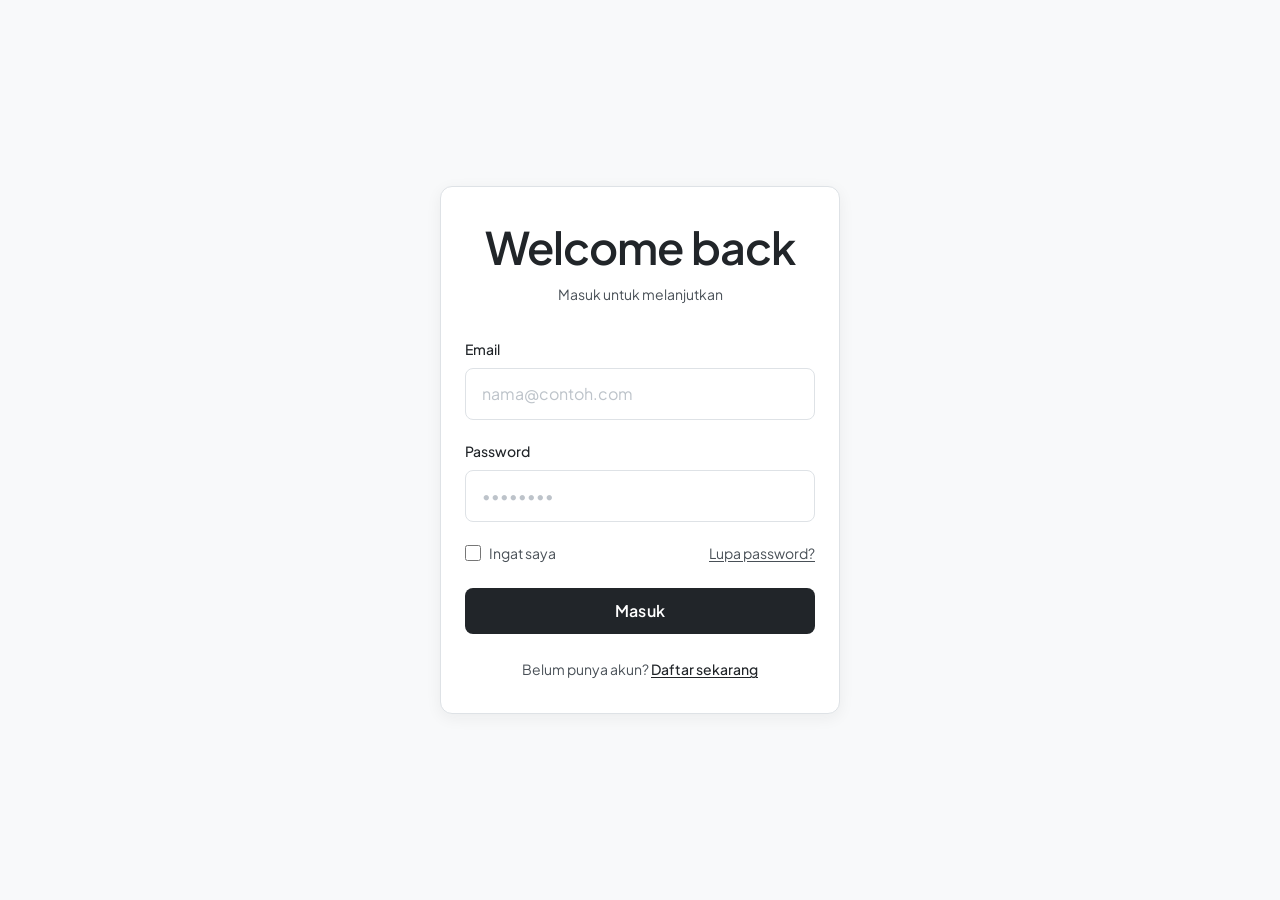
<file: index.html>
<!DOCTYPE html>
<html lang="id">
<head>
  <meta charset="UTF-8">
  <meta name="viewport" content="width=device-width, initial-scale=1.0">
  <title>Login · Catatan Harian</title>
  <link rel="preconnect" href="https://fonts.googleapis.com">
  <link rel="preconnect" href="https://fonts.gstatic.com" crossorigin>
  <link href="https://fonts.googleapis.com/css2?family=Plus+Jakarta+Sans:wght@400;500;600&display=swap" rel="stylesheet">
  <link rel="stylesheet" href="css/style.css">
</head>
<body>
  <div class="login-page">
    <div class="login-card">
      <h2 class="login-title">Welcome back</h2>
      <p class="login-subtitle">Masuk untuk melanjutkan</p>

      <form id="login-form" novalidate>
        <div class="form-group">
          <label class="form-label" for="email">Email</label>
          <input class="form-input" type="email" id="email" name="email"
                 placeholder="nama@contoh.com" autocomplete="email" required>
        </div>

        <div class="form-group">
          <label class="form-label" for="password">Password</label>
          <input class="form-input" type="password" id="password" name="password"
                 placeholder="••••••••" autocomplete="current-password" required>
        </div>

        <div class="form-actions">
          <label class="checkbox-label">
            <input type="checkbox" name="remember" id="remember">
            Ingat saya
          </label>
          <a href="#" class="forgot-link" title="Segera hadir">Lupa password?</a>
        </div>

        <button type="submit" class="btn-primary">Masuk</button>

        <div class="login-footer">
          Belum punya akun? <a href="#" title="Segera hadir">Daftar sekarang</a>
        </div>
      </form>
    </div>
  </div>

  <div id="notification-container"></div>
  <script type="module" src="js/login.js"></script>
</body>
</html>
</file>
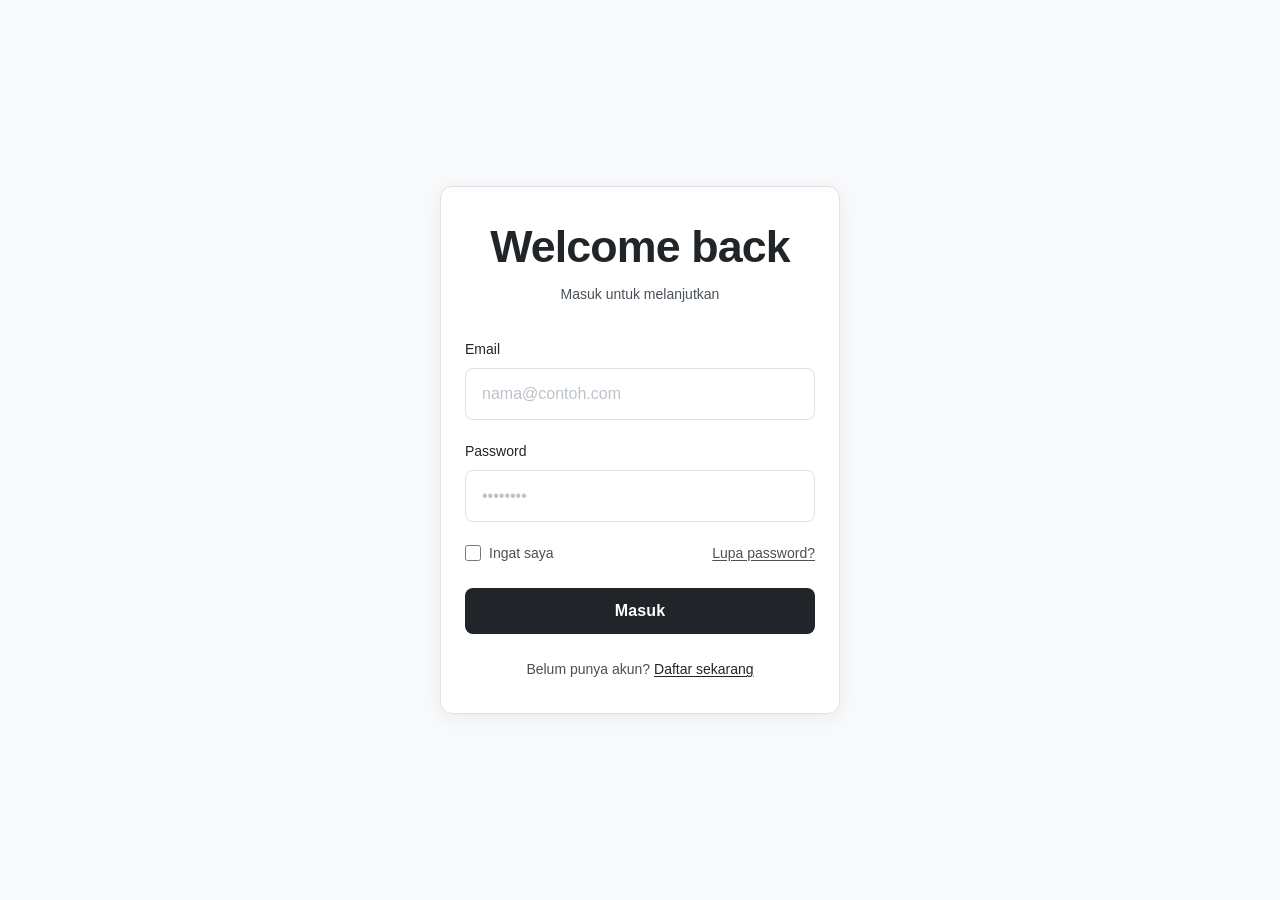
<file: dashboard.html>
<!DOCTYPE html>
<html lang="id">
<head>
  <meta charset="UTF-8">
  <meta name="viewport" content="width=device-width, initial-scale=1.0">
  <title>Dashboard · Catatan Harian Singkat</title>
  <link rel="preconnect" href="https://fonts.googleapis.com">
  <link rel="preconnect" href="https://fonts.gstatic.com" crossorigin>
  <link href="https://fonts.googleapis.com/css2?family=Plus+Jakarta+Sans:wght@400;500;600;700&display=swap" rel="stylesheet">
  <link rel="stylesheet" href="https://cdnjs.cloudflare.com/ajax/libs/font-awesome/6.5.0/css/all.min.css">
  <link rel="stylesheet" href="css/style.css">
</head>
<body>

<!-- User Info -->
<div class="user-info">
    <div class="user-avatar">?</div>
    <div class="user-details">
        <div class="username">Memuat…</div>
        <div class="user-email"></div>
    </div>
    <button class="logout-btn" title="Logout"><i class="fas fa-sign-out-alt"></i></button>
</div>

<div class="container">
    <header>
        <div class="header-content">
            <h1><i class="fas fa-book"></i> Catatan Harian Singkat</h1>
            <p>1 hari, 1 kalimat. Koleksi pikiran, ide, dan pengingat pribadi.</p>
            <div class="stats">
                <div class="stat-box">
                    <div class="number">0</div>
                    <div class="label">Total Catatan</div>
                </div>
                <div class="stat-box">
                    <div class="number">0</div>
                    <div class="label">Sub-Notes</div>
                </div>
                <div class="stat-box">
                    <div class="number">0</div>
                    <div class="label">Bulan Ini</div>
                </div>
            </div>
        </div>
    </header>

    <div class="main-content">
        <!-- Add Note -->
        <section class="add-note-section">
            <div class="section-header">
                <h2><i class="fas fa-plus-circle"></i> Tambah Catatan Baru</h2>
                <button class="section-toggle-btn" type="button">
                    <i class="fas fa-window-minimize"></i>
                    <span>Minimalkan</span>
                </button>
            </div>
            <form class="note-form" novalidate>
                <div class="form-group">
                    <label for="note-content">Kalimat Singkat Hari Ini</label>
                    <textarea id="note-content" class="note-input"
                              placeholder="Tulis kalimat singkat yang hanya Anda yang mengerti..."></textarea>
                    <div class="char-counter"><span>0</span>/100000 karakter</div>
                </div>

                <div class="form-group">
                    <label for="subnote-content">Sub-Note (Opsional)</label>
                    <textarea id="subnote-content" class="subnote-textarea"
                              placeholder="Tulis detail tambahan (opsional)..."></textarea>
                    <div class="char-counter"><span>0</span>/500 karakter</div>
                </div>

                <div class="form-row">
                    <div class="form-group">
                        <label for="note-date">Tanggal</label>
                        <input type="date" id="note-date">
                    </div>
                    <div class="form-group">
                        <div style="display: flex; justify-content: space-between; align-items: center; margin-bottom: 8px;">
                            <label for="note-category" style="margin: 0;">Kategori</label>
                            <button type="button" class="add-category-btn">
                                <i class="fas fa-plus-circle"></i> Buat Baru
                            </button>
                        </div>
                        <select id="note-category">
                            <option value="">-- Pilih Kategori --</option>
                        </select>
                    </div>
                </div>

                <button type="submit" class="submit-btn">
                    <i class="fas fa-save"></i> Simpan Catatan
                </button>
            </form>
        </section>

        <!-- Notes List -->
        <section class="notes-section">
            <div class="section-header">
                <h2><i class="fas fa-list"></i> Daftar Catatan</h2>
                <button class="section-toggle-btn" type="button">
                    <i class="fas fa-window-minimize"></i>
                    <span>Minimalkan</span>
                </button>
            </div>

            <div class="controls-row">
                <div class="filter-controls">
                    <button type="button" class="filter-btn active" data-category="all">Semua</button>
                </div>
                <div class="sort-controls">
                    <select>
                        <option value="desc">Terbaru ke Terlama</option>
                        <option value="asc">Terlama ke Terbaru</option>
                    </select>
                </div>
            </div>

            <div class="notes-list"></div>

            <div class="pagination-controls">
                <div class="page-numbers"></div>
            </div>
        </section>
    </div>

    <footer>
        <div class="footer-logo"><i class="fas fa-book"></i> Catatan Harianku</div>
        <p>Pikiran, cerita, dan momen berharga tersimpan aman di database pribadi.</p>
        <p style="margin-top: 10px; font-size: 0.8rem;">© 2025 - Catatan Digital</p>
    </footer>
</div>

<!-- Satu container notifikasi saja -->
<div id="notification-container"></div>

<!-- Modal kategori -->
<div class="modal" hidden>
    <div class="modal-content">
        <h3 style="margin-bottom: 20px; color: var(--color-primary);">
            <i class="fas fa-tag"></i> Buat Kategori Baru
        </h3>
        <form novalidate>
            <div class="form-group" style="margin-bottom: var(--space-5);">
                <label for="category_name">Nama Kategori</label>
                <input type="text" id="category_name" name="category_name"
                       placeholder="Masukkan nama kategori">
            </div>

            <div class="form-group" style="margin-bottom: var(--space-5);">
                <label for="category_color">Warna Kategori</label>
                <div style="display: flex; gap: 10px; align-items: center;">
                    <input type="color" id="category_color" value="#3498db"
                           style="width: 50px; height: 50px; padding: 4px;
                                  border: 1px solid var(--color-border);
                                  border-radius: var(--radius-sm);
                                  background: var(--color-surface);">
                </div>
                <div style="display: flex; gap: 10px; margin-top: 10px; flex-wrap: wrap;">
                    <span class="color-preset" style="background-color: #3498db;"></span>
                    <span class="color-preset" style="background-color: #2ecc71;"></span>
                    <span class="color-preset" style="background-color: #e74c3c;"></span>
                    <span class="color-preset" style="background-color: #9b59b6;"></span>
                    <span class="color-preset" style="background-color: #f39c12;"></span>
                    <span class="color-preset" style="background-color: #1abc9c;"></span>
                </div>
            </div>

            <div style="display: flex; gap: 10px; margin-top: 25px;">
                <button type="submit" class="submit-btn" style="flex: 1;">
                    <i class="fas fa-save"></i> Simpan Kategori
                </button>
                <button type="button" class="cancel-category-btn"
                        style="flex: 1; background-color: var(--gray-100);
                               color: var(--color-text-muted);
                               border: 1px solid var(--color-border);
                               padding: var(--space-3);
                               border-radius: var(--radius-md); cursor: pointer;">
                    Batal
                </button>
            </div>
        </form>
    </div>
</div>

<script type="module" src="js/dashboard.js"></script>
</body>
</html>
</file>
<file: css/style.css>
@import url(global.css);
@import url(component.css);
@import url(login.css);
@import url(dashboard.css);
</file>
